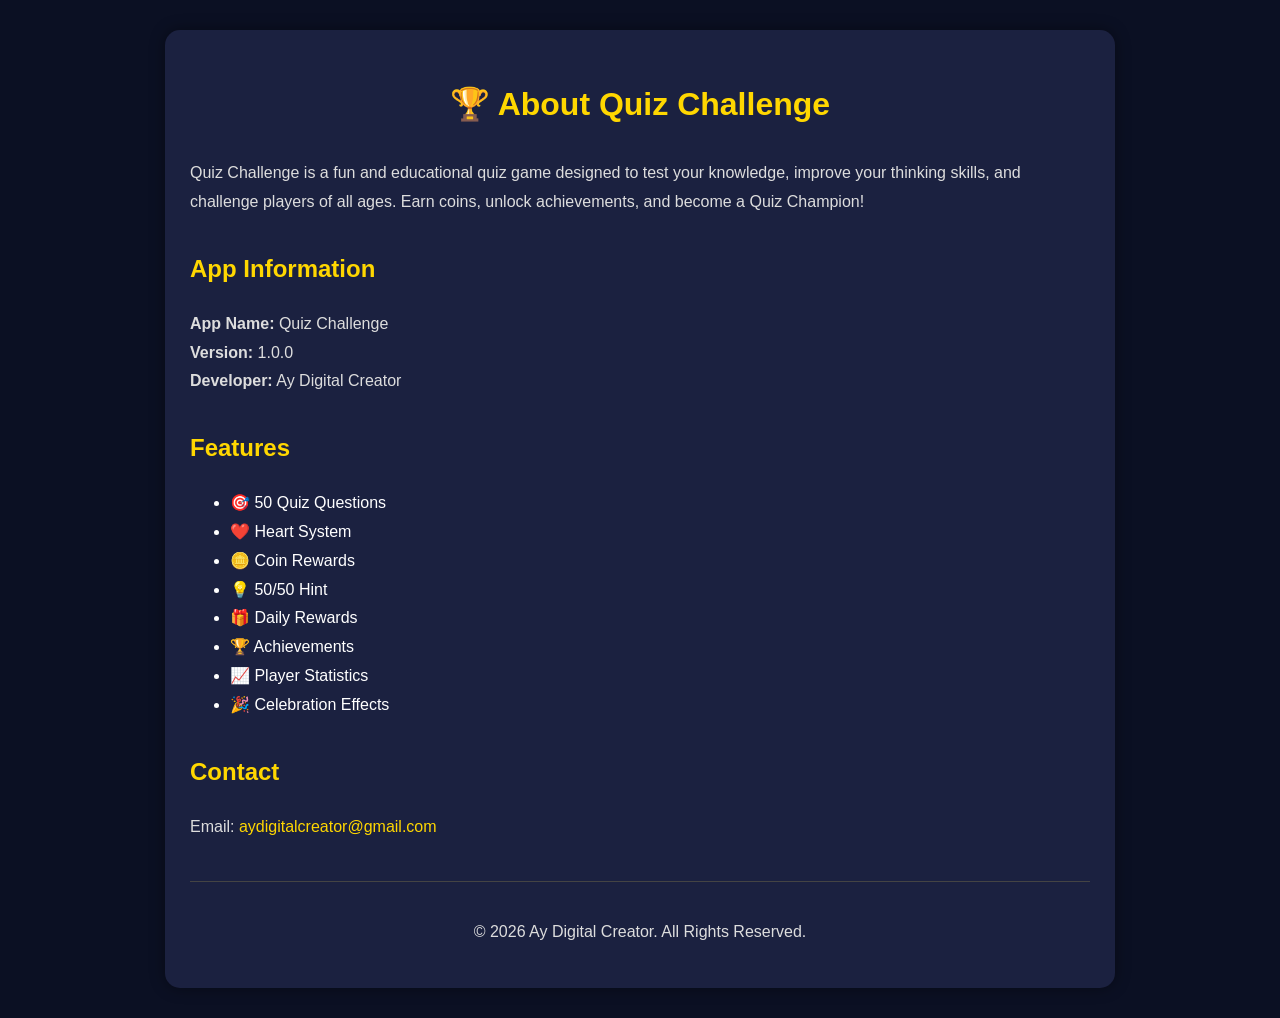
<file: about.html>
<!DOCTYPE html>
<html lang="en">
<head>
    <meta charset="UTF-8">
    <meta name="viewport" content="width=device-width, initial-scale=1.0">
    <title>About - Quiz Challenge</title>
    <link rel="stylesheet" href="legal.css">
</head>
<body>

<div class="legal-container">

<h1>🏆 About Quiz Challenge</h1>

<p>
Quiz Challenge is a fun and educational quiz game designed to test your
knowledge, improve your thinking skills, and challenge players of all ages.
Earn coins, unlock achievements, and become a Quiz Champion!
</p>

<h2>App Information</h2>

<p>
<strong>App Name:</strong> Quiz Challenge<br>
<strong>Version:</strong> 1.0.0<br>
<strong>Developer:</strong> Ay Digital Creator
</p>

<h2>Features</h2>

<ul>
    <li>🎯 50 Quiz Questions</li>
    <li>❤️ Heart System</li>
    <li>🪙 Coin Rewards</li>
    <li>💡 50/50 Hint</li>
    <li>🎁 Daily Rewards</li>
    <li>🏆 Achievements</li>
    <li>📈 Player Statistics</li>
    <li>🎉 Celebration Effects</li>
</ul>

<h2>Contact</h2>

<p>
Email:
<a href="mailto:aydigitalcreator@gmail.com">
aydigitalcreator@gmail.com
</a>
</p>

<footer>
<p>© 2026 Ay Digital Creator. All Rights Reserved.</p>
</footer>

</div>

</body>
</html>
</file>
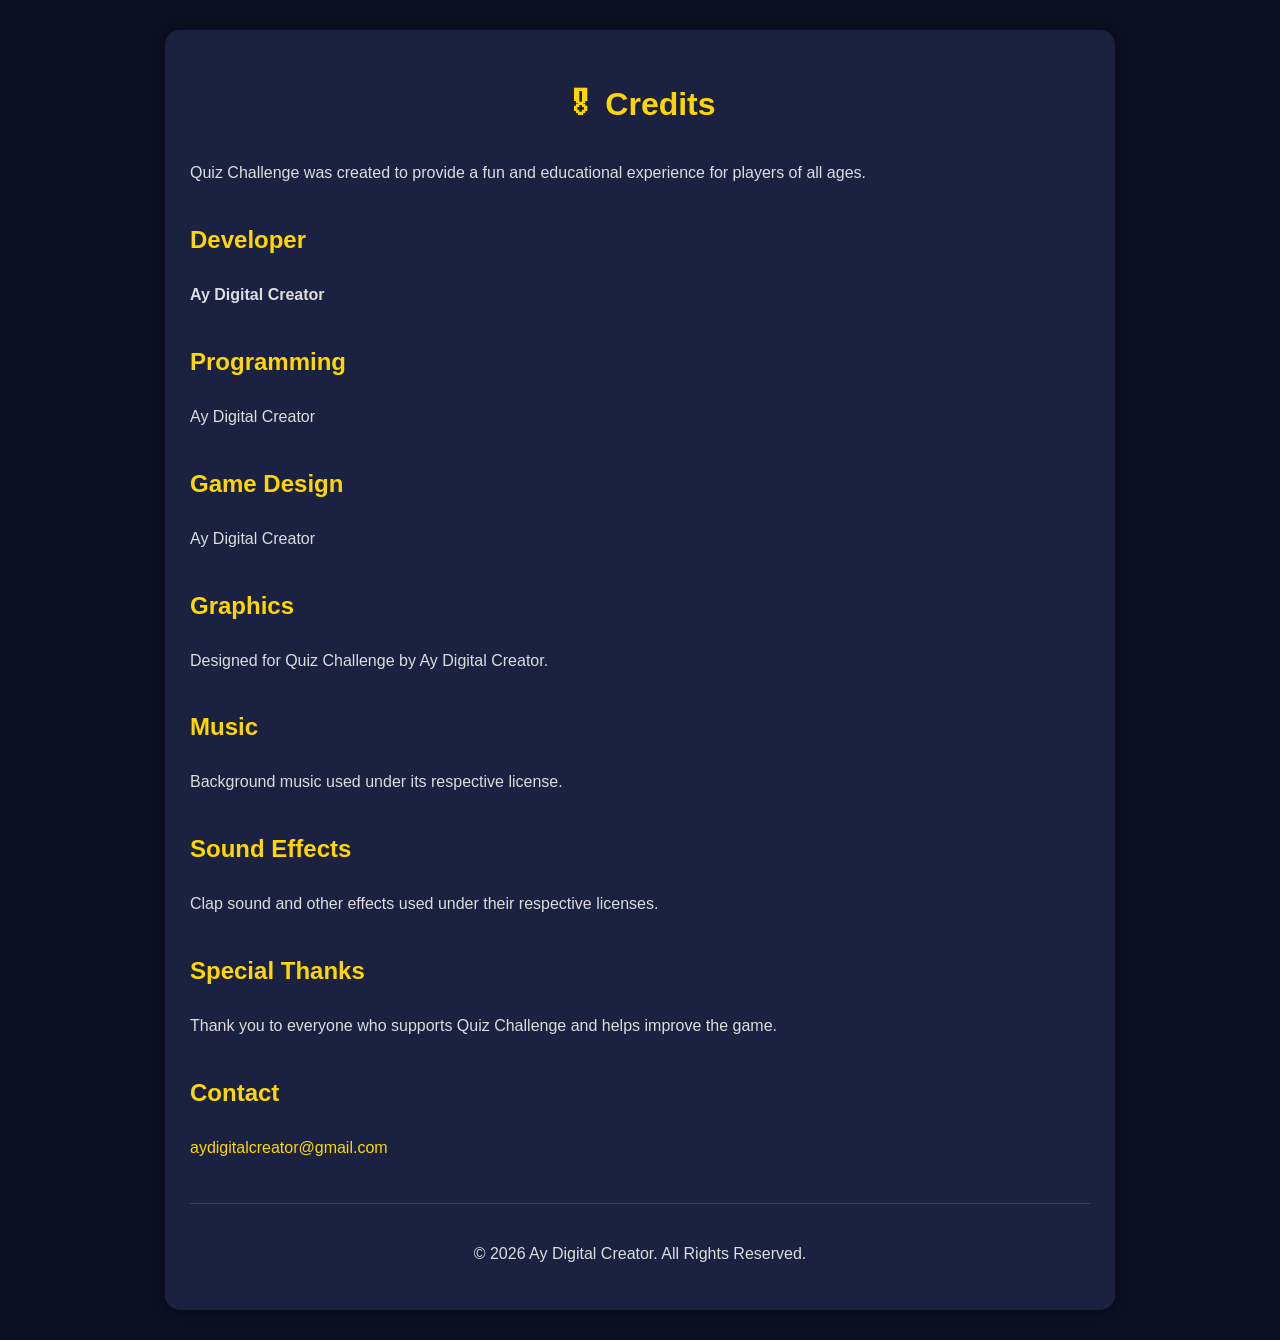
<file: credits.html>
<!DOCTYPE html>
<html lang="en">
<head>
    <meta charset="UTF-8">
    <meta name="viewport" content="width=device-width, initial-scale=1.0">
    <title>Credits - Quiz Challenge</title>
    <link rel="stylesheet" href="legal.css">
</head>
<body>

<div class="legal-container">

<h1>🎖 Credits</h1>

<p>
Quiz Challenge was created to provide a fun and educational experience for players of all ages.
</p>

<h2>Developer</h2>
<p><strong>Ay Digital Creator</strong></p>

<h2>Programming</h2>
<p>Ay Digital Creator</p>

<h2>Game Design</h2>
<p>Ay Digital Creator</p>

<h2>Graphics</h2>
<p>Designed for Quiz Challenge by Ay Digital Creator.</p>

<h2>Music</h2>
<p>Background music used under its respective license.</p>

<h2>Sound Effects</h2>
<p>Clap sound and other effects used under their respective licenses.</p>

<h2>Special Thanks</h2>
<p>
Thank you to everyone who supports Quiz Challenge and helps improve the game.
</p>

<h2>Contact</h2>
<p>
<a href="mailto:aydigitalcreator@gmail.com">
aydigitalcreator@gmail.com
</a>
</p>

<footer>
<p>© 2026 Ay Digital Creator. All Rights Reserved.</p>
</footer>

</div>

</body>
</html>
</file>
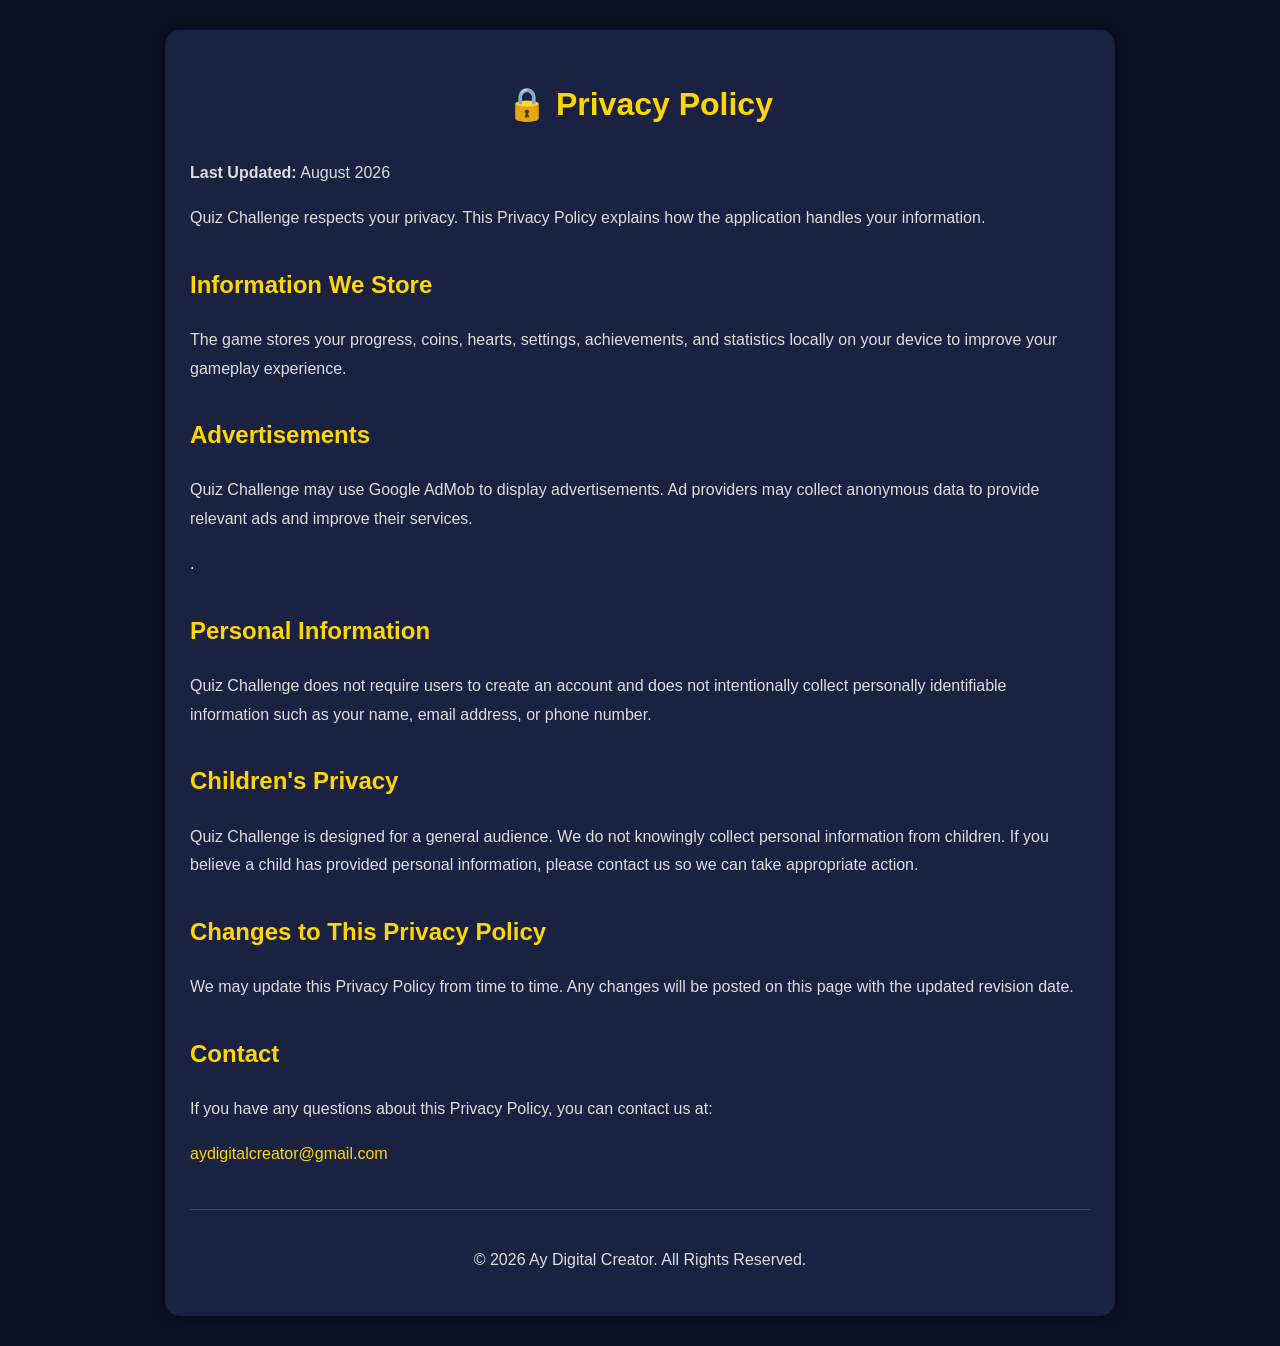
<file: privacy-policy.html>
<!DOCTYPE html>
<html lang="en">
<head>
    <meta charset="UTF-8">
    <meta name="viewport" content="width=device-width, initial-scale=1.0">
    <title>Privacy Policy - Quiz Challenge</title>
    <link rel="stylesheet" href="legal.css">
</head>
<body>

<div class="legal-container">

<h1>🔒 Privacy Policy</h1>

<p><strong>Last Updated:</strong> August 2026</p>

<p>
Quiz Challenge respects your privacy. This Privacy Policy explains how the
application handles your information.
</p>

<h2>Information We Store</h2>

<p>
The game stores your progress, coins, hearts, settings, achievements, and
statistics locally on your device to improve your gameplay experience.
</p>

<h2>Advertisements</h2>

<p>
Quiz Challenge may use Google AdMob to display advertisements.
Ad providers may collect anonymous data to provide relevant ads and improve
their services.
</p>

.<h2>Personal Information</h2>

<p>
Quiz Challenge does not require users to create an account and does not
intentionally collect personally identifiable information such as your name,
email address, or phone number.
</p>

<h2>Children's Privacy</h2>

<p>
Quiz Challenge is designed for a general audience. We do not knowingly collect
personal information from children. If you believe a child has provided
personal information, please contact us so we can take appropriate action.
</p>

<h2>Changes to This Privacy Policy</h2>

<p>
We may update this Privacy Policy from time to time. Any changes will be
posted on this page with the updated revision date.
</p>

<h2>Contact</h2>

<p>
If you have any questions about this Privacy Policy, you can contact us at:
</p>

<p>
<a href="mailto:aydigitalcreator@gmail.com">
    aydigitalcreator@gmail.com
</a>
</p>

<footer>
<p>© 2026 Ay Digital Creator. All Rights Reserved.</p>
</footer>

</div>

</body>
</html>
</file>
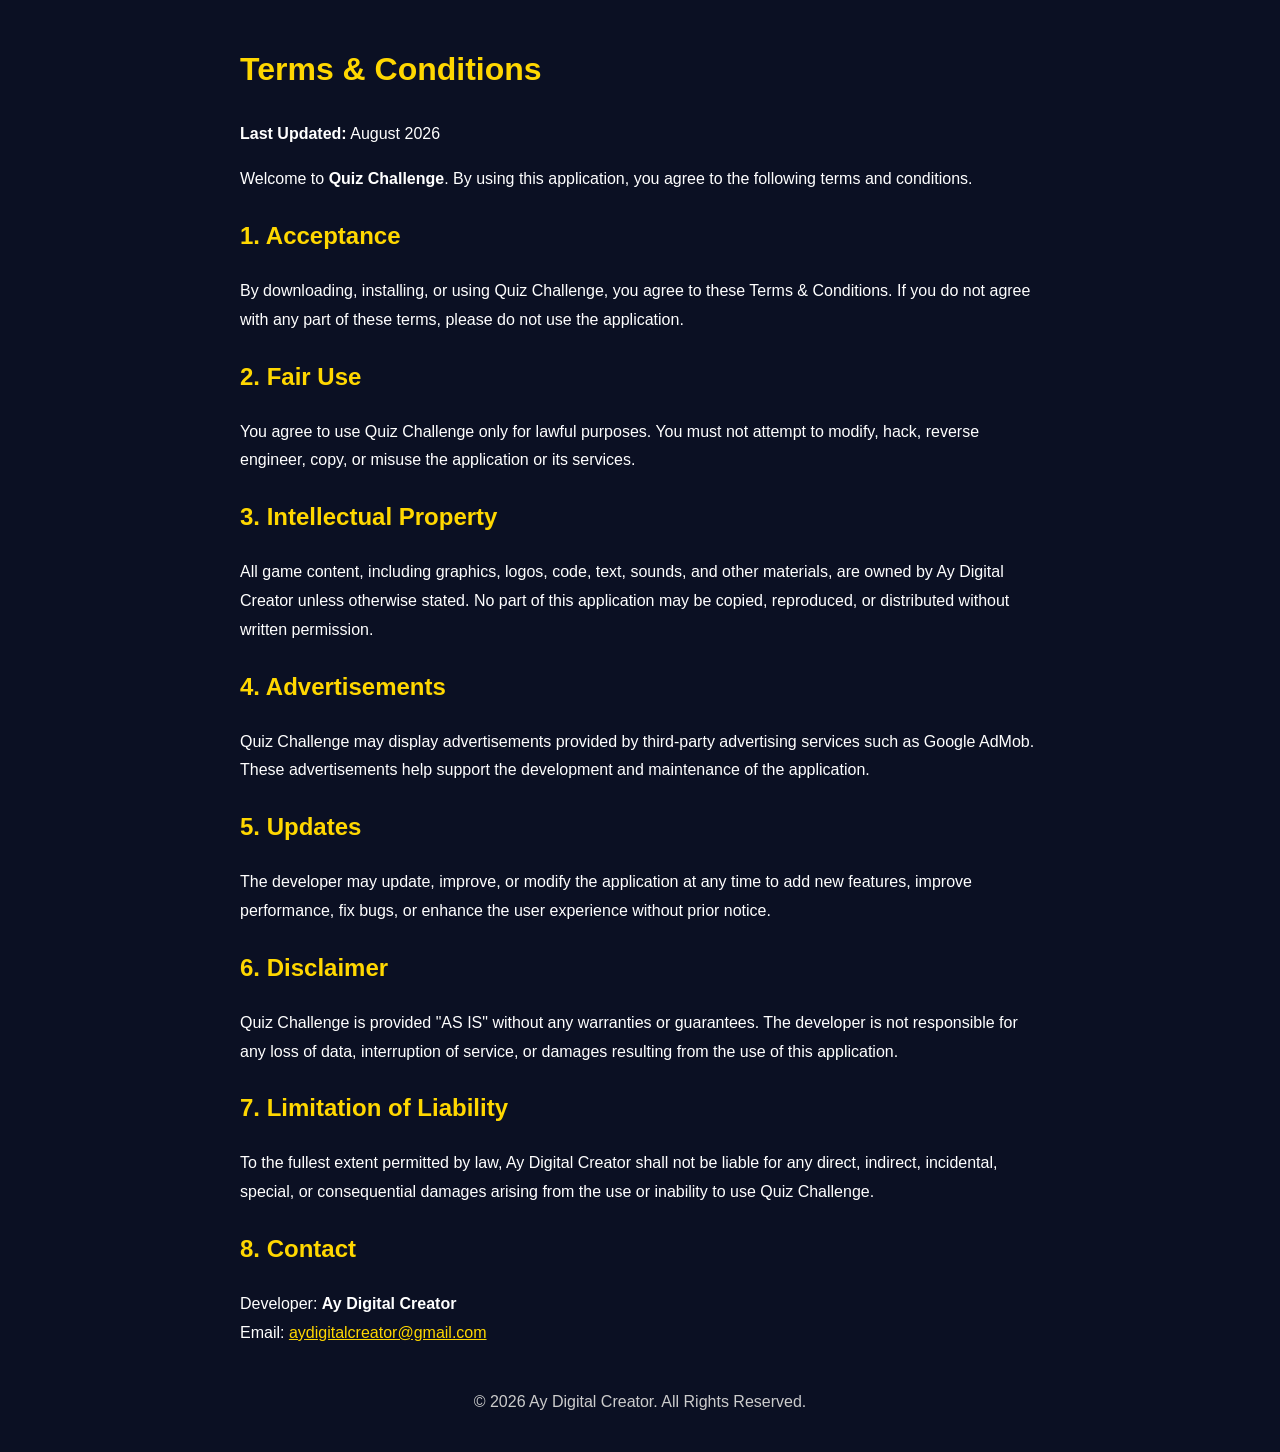
<file: terms.html>
<!DOCTYPE html>
<html lang="en">
<head>
    <meta charset="UTF-8">
    <meta name="viewport" content="width=device-width, initial-scale=1.0">
    <title>Terms & Conditions - Quiz Challenge</title>

    <style>
        body{
            font-family:Arial,sans-serif;
            background:#0b1023;
            color:#fff;
            line-height:1.8;
            margin:0;
            padding:20px;
        }

        .container{
            max-width:800px;
            margin:auto;
        }

        h1,h2{
            color:#FFD700;
        }

        a{
            color:#FFD700;
        }

        footer{
            margin-top:40px;
            text-align:center;
            color:#ccc;
        }
    </style>
</head>
<body>

<div class="container">

<h1>Terms & Conditions</h1>

<p><strong>Last Updated:</strong> August 2026</p>

<p>Welcome to <strong>Quiz Challenge</strong>. By using this application, you agree to the following terms and conditions.</p>

<h2>1. Acceptance</h2>

<p>
By downloading, installing, or using Quiz Challenge, you agree to these
Terms & Conditions. If you do not agree with any part of these terms,
please do not use the application.
</p>

<h2>2. Fair Use</h2>

<p>
You agree to use Quiz Challenge only for lawful purposes. You must not
attempt to modify, hack, reverse engineer, copy, or misuse the application
or its services.
</p>

<h2>3. Intellectual Property</h2>

<p>
All game content, including graphics, logos, code, text, sounds, and other
materials, are owned by Ay Digital Creator unless otherwise stated.
No part of this application may be copied, reproduced, or distributed
without written permission.
</p>

<h2>4. Advertisements</h2>

<p>
Quiz Challenge may display advertisements provided by third-party advertising
services such as Google AdMob. These advertisements help support the
development and maintenance of the application.
</p>

<h2>5. Updates</h2>


<p>
The developer may update, improve, or modify the application at any time
to add new features, improve performance, fix bugs, or enhance the user
experience without prior notice.
</p>

<h2>6. Disclaimer</h2>

<p>
Quiz Challenge is provided "AS IS" without any warranties or guarantees.
The developer is not responsible for any loss of data, interruption of
service, or damages resulting from the use of this application.
</p>

<h2>7. Limitation of Liability</h2>

<p>
To the fullest extent permitted by law, Ay Digital Creator shall not be
liable for any direct, indirect, incidental, special, or consequential
damages arising from the use or inability to use Quiz Challenge.
</p>

<h2>8. Contact</h2>

<p>
Developer: <strong>Ay Digital Creator</strong><br>
Email:
<a href="mailto:aydigitalcreator@gmail.com">
    aydigitalcreator@gmail.com
</a>
</p>

<footer>
<p>© 2026 Ay Digital Creator. All Rights Reserved.</p>
</footer>

</div>

</body>
</html>
</file>
<file: legal.css>
body {
    margin: 0;
    padding: 0;
    font-family: Arial, sans-serif;
    background: #0b1023;
    color: #ffffff;
    line-height: 1.8;
}

.legal-container {
    max-width: 900px;
    margin: 30px auto;
    padding: 25px;
    background: #1b2140;
    border-radius: 15px;
    box-shadow: 0 0 15px rgba(0,0,0,.4);
}

h1 {
    color: #FFD700;
    text-align: center;
    margin-bottom: 25px;
}

h2 {
    color: #FFD700;
    margin-top: 30px;
}

p {
    color: #dddddd;
}

a {
    color: #FFD700;
    text-decoration: none;
}

a:hover {
    text-decoration: underline;
}

footer {
    margin-top: 40px;
    text-align: center;
    color: #999999;
    border-top: 1px solid #444;
    padding-top: 20px;
}
</file>
